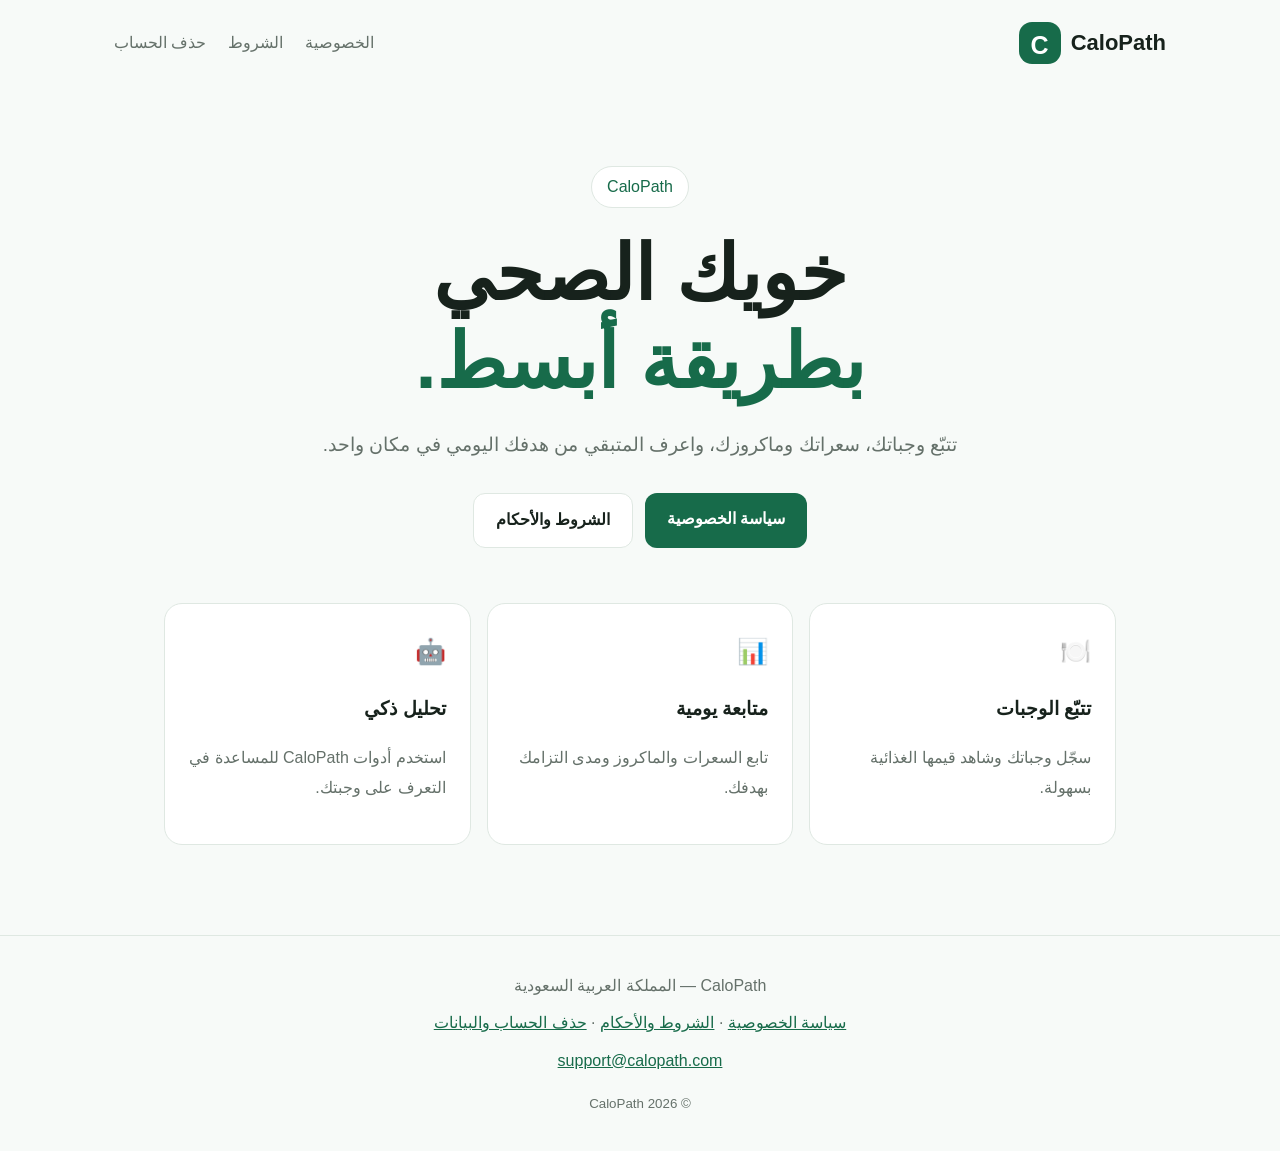
<file: index.html>
<!doctype html>
<html lang="ar" dir="rtl">
<head>
<meta charset="utf-8"><meta name="viewport" content="width=device-width,initial-scale=1">
<title>CaloPath | خويك الصحي</title>
<meta name="description" content="CaloPath يساعدك على تتبع وجباتك وسعراتك وماكروزك بطريقة بسيطة.">
<link rel="stylesheet" href="style.css">
</head>
<body>
<header><a class="brand" href="./"><span class="mark">C</span><span>CaloPath</span></a><nav><a href="privacy/">الخصوصية</a><a href="terms/">الشروط</a><a href="delete-account/">حذف الحساب</a></nav></header>
<main class="hero"><div class="pill">CaloPath</div><h1>خويك الصحي<br><span>بطريقة أبسط.</span></h1><p>تتبّع وجباتك، سعراتك وماكروزك، واعرف المتبقي من هدفك اليومي في مكان واحد.</p><div class="actions"><a class="primary" href="privacy/">سياسة الخصوصية</a><a class="secondary" href="terms/">الشروط والأحكام</a></div></main>
<section class="cards"><article><b>🍽️</b><h2>تتبّع الوجبات</h2><p>سجّل وجباتك وشاهد قيمها الغذائية بسهولة.</p></article><article><b>📊</b><h2>متابعة يومية</h2><p>تابع السعرات والماكروز ومدى التزامك بهدفك.</p></article><article><b>🤖</b><h2>تحليل ذكي</h2><p>استخدم أدوات CaloPath للمساعدة في التعرف على وجبتك.</p></article></section>
<footer><div>CaloPath — المملكة العربية السعودية</div><div><a href="privacy/">سياسة الخصوصية</a> · <a href="terms/">الشروط والأحكام</a> · <a href="delete-account/">حذف الحساب والبيانات</a></div><a href="mailto:support@calopath.com">support@calopath.com</a><small>© 2026 CaloPath</small></footer>
</body></html>
</file>
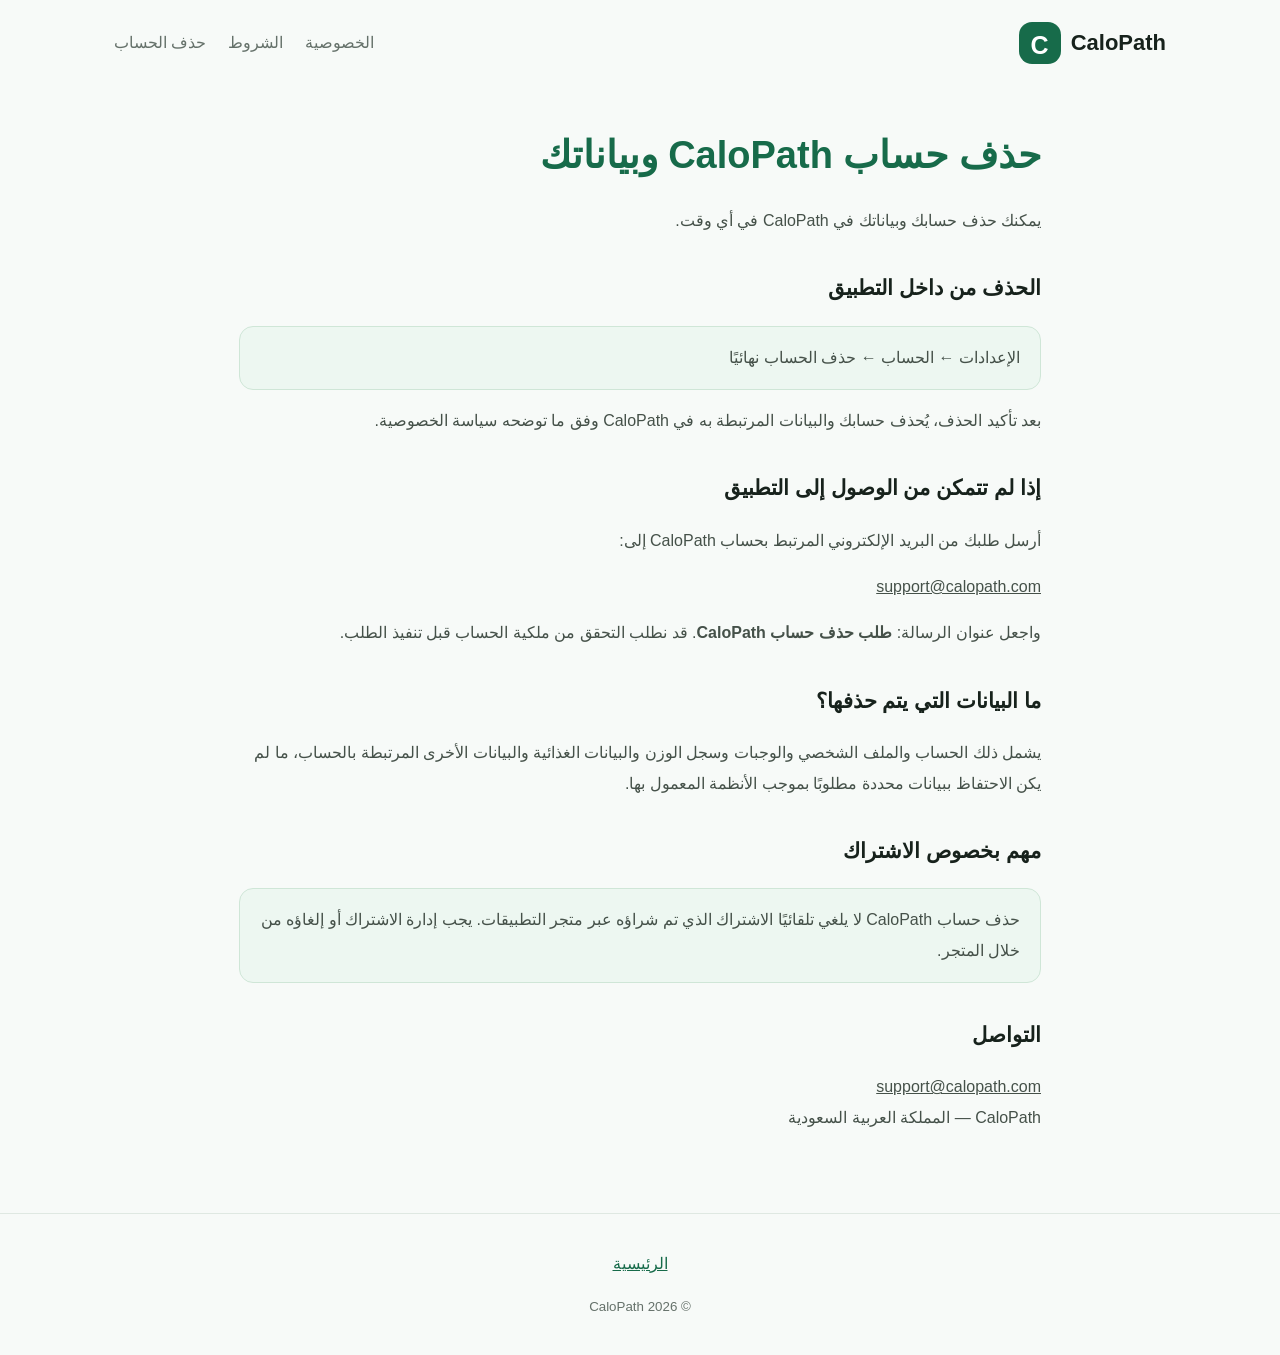
<file: delete-account/index.html>
<!doctype html><html lang="ar" dir="rtl"><head><meta charset="utf-8"><meta name="viewport" content="width=device-width,initial-scale=1"><title>حذف حساب CaloPath وبياناتك</title><link rel="stylesheet" href="../style.css"></head><body><header><a class="brand" href="../"><span class="mark">C</span><span>CaloPath</span></a><nav><a href="../privacy/">الخصوصية</a><a href="../terms/">الشروط</a><a href="../delete-account/">حذف الحساب</a></nav></header><main class="legal"><h1>حذف حساب CaloPath وبياناتك</h1><p>يمكنك حذف حسابك وبياناتك في CaloPath في أي وقت.</p><h2>الحذف من داخل التطبيق</h2><p class="notice">الإعدادات ← الحساب ← حذف الحساب نهائيًا</p><p>بعد تأكيد الحذف، يُحذف حسابك والبيانات المرتبطة به في CaloPath وفق ما توضحه سياسة الخصوصية.</p><h2>إذا لم تتمكن من الوصول إلى التطبيق</h2><p>أرسل طلبك من البريد الإلكتروني المرتبط بحساب CaloPath إلى:</p><p><a href="mailto:support@calopath.com?subject=طلب حذف حساب CaloPath">support@calopath.com</a></p><p>واجعل عنوان الرسالة: <strong>طلب حذف حساب CaloPath</strong>. قد نطلب التحقق من ملكية الحساب قبل تنفيذ الطلب.</p><h2>ما البيانات التي يتم حذفها؟</h2><p>يشمل ذلك الحساب والملف الشخصي والوجبات وسجل الوزن والبيانات الغذائية والبيانات الأخرى المرتبطة بالحساب، ما لم يكن الاحتفاظ ببيانات محددة مطلوبًا بموجب الأنظمة المعمول بها.</p><h2>مهم بخصوص الاشتراك</h2><p class="notice">حذف حساب CaloPath لا يلغي تلقائيًا الاشتراك الذي تم شراؤه عبر متجر التطبيقات. يجب إدارة الاشتراك أو إلغاؤه من خلال المتجر.</p><h2>التواصل</h2><p><a href="mailto:support@calopath.com">support@calopath.com</a><br>CaloPath — المملكة العربية السعودية</p></main><footer><a href="../">الرئيسية</a><small>© 2026 CaloPath</small></footer></body></html>
</file>
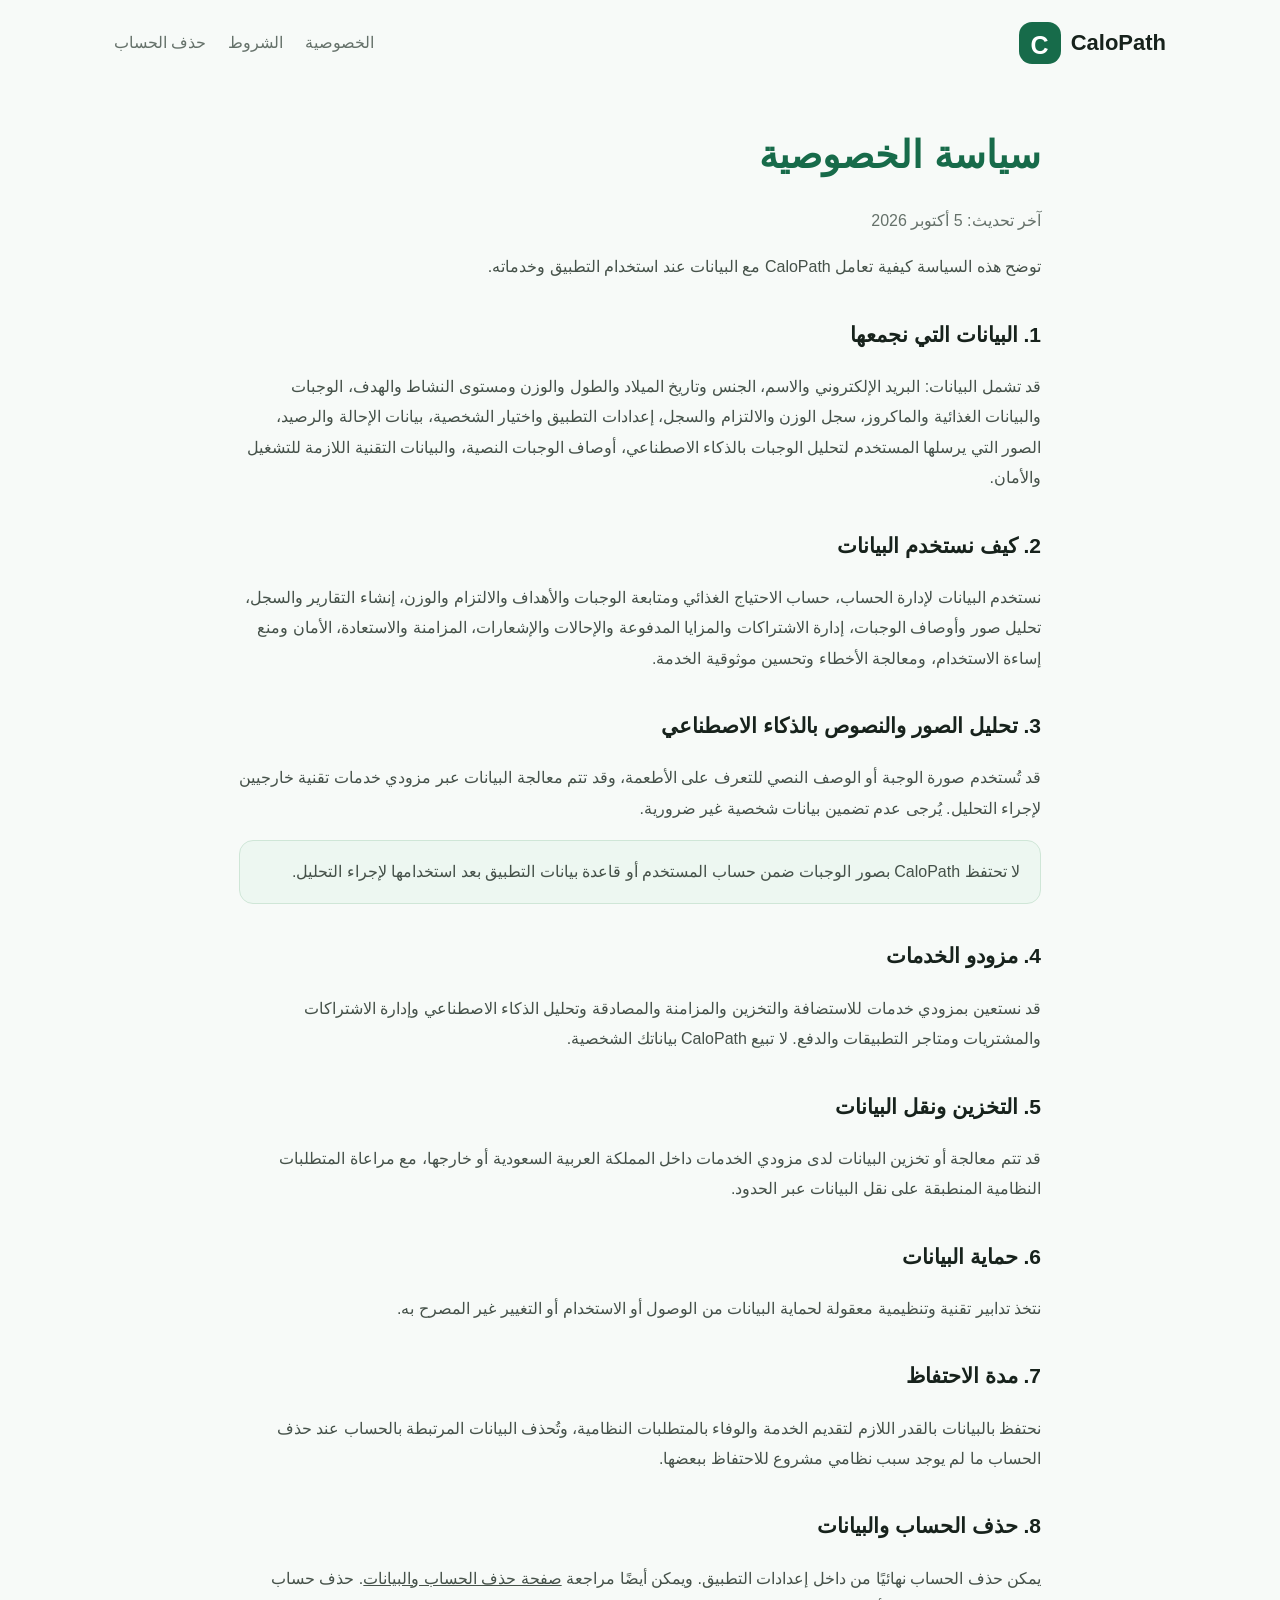
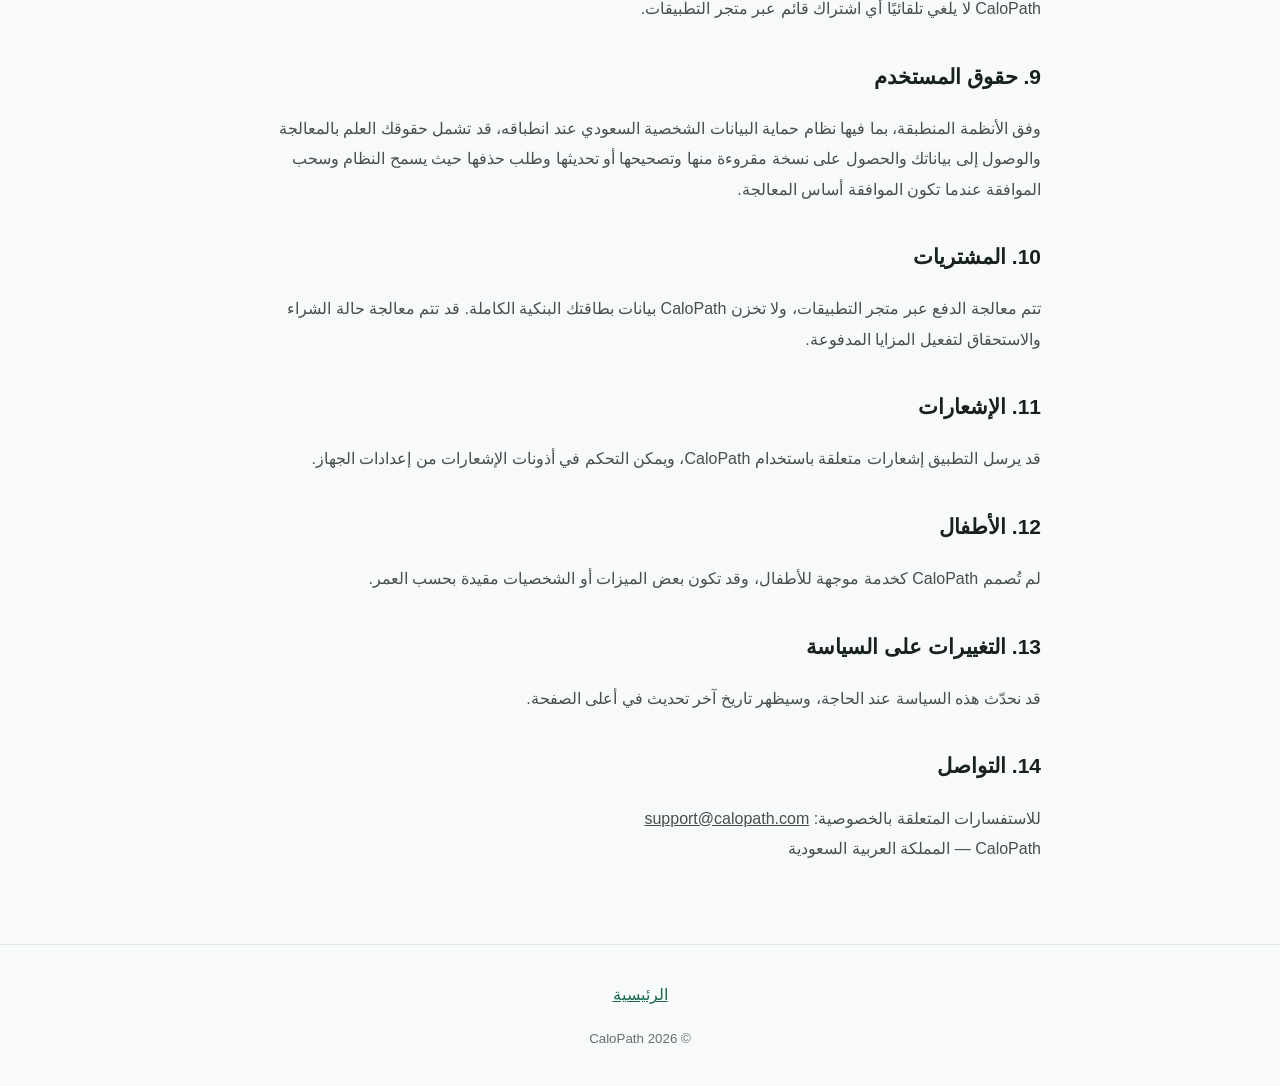
<file: privacy/index.html>
<!doctype html><html lang="ar" dir="rtl"><head><meta charset="utf-8"><meta name="viewport" content="width=device-width,initial-scale=1"><title>سياسة الخصوصية | CaloPath</title><link rel="stylesheet" href="../style.css"></head><body><header><a class="brand" href="../"><span class="mark">C</span><span>CaloPath</span></a><nav><a href="../privacy/">الخصوصية</a><a href="../terms/">الشروط</a><a href="../delete-account/">حذف الحساب</a></nav></header><main class="legal"><h1>سياسة الخصوصية</h1><p class="date">آخر تحديث: 5 أكتوبر 2026</p><p>توضح هذه السياسة كيفية تعامل CaloPath مع البيانات عند استخدام التطبيق وخدماته.</p><h2>1. البيانات التي نجمعها</h2><p>قد تشمل البيانات: البريد الإلكتروني والاسم، الجنس وتاريخ الميلاد والطول والوزن ومستوى النشاط والهدف، الوجبات والبيانات الغذائية والماكروز، سجل الوزن والالتزام والسجل، إعدادات التطبيق واختيار الشخصية، بيانات الإحالة والرصيد، الصور التي يرسلها المستخدم لتحليل الوجبات بالذكاء الاصطناعي، أوصاف الوجبات النصية، والبيانات التقنية اللازمة للتشغيل والأمان.</p><h2>2. كيف نستخدم البيانات</h2><p>نستخدم البيانات لإدارة الحساب، حساب الاحتياج الغذائي ومتابعة الوجبات والأهداف والالتزام والوزن، إنشاء التقارير والسجل، تحليل صور وأوصاف الوجبات، إدارة الاشتراكات والمزايا المدفوعة والإحالات والإشعارات، المزامنة والاستعادة، الأمان ومنع إساءة الاستخدام، ومعالجة الأخطاء وتحسين موثوقية الخدمة.</p><h2>3. تحليل الصور والنصوص بالذكاء الاصطناعي</h2><p>قد تُستخدم صورة الوجبة أو الوصف النصي للتعرف على الأطعمة، وقد تتم معالجة البيانات عبر مزودي خدمات تقنية خارجيين لإجراء التحليل. يُرجى عدم تضمين بيانات شخصية غير ضرورية.</p><p class="notice">لا تحتفظ CaloPath بصور الوجبات ضمن حساب المستخدم أو قاعدة بيانات التطبيق بعد استخدامها لإجراء التحليل.</p><h2>4. مزودو الخدمات</h2><p>قد نستعين بمزودي خدمات للاستضافة والتخزين والمزامنة والمصادقة وتحليل الذكاء الاصطناعي وإدارة الاشتراكات والمشتريات ومتاجر التطبيقات والدفع. لا تبيع CaloPath بياناتك الشخصية.</p><h2>5. التخزين ونقل البيانات</h2><p>قد تتم معالجة أو تخزين البيانات لدى مزودي الخدمات داخل المملكة العربية السعودية أو خارجها، مع مراعاة المتطلبات النظامية المنطبقة على نقل البيانات عبر الحدود.</p><h2>6. حماية البيانات</h2><p>نتخذ تدابير تقنية وتنظيمية معقولة لحماية البيانات من الوصول أو الاستخدام أو التغيير غير المصرح به.</p><h2>7. مدة الاحتفاظ</h2><p>نحتفظ بالبيانات بالقدر اللازم لتقديم الخدمة والوفاء بالمتطلبات النظامية، وتُحذف البيانات المرتبطة بالحساب عند حذف الحساب ما لم يوجد سبب نظامي مشروع للاحتفاظ ببعضها.</p><h2>8. حذف الحساب والبيانات</h2><p>يمكن حذف الحساب نهائيًا من داخل إعدادات التطبيق. ويمكن أيضًا مراجعة <a href="../delete-account/">صفحة حذف الحساب والبيانات</a>. حذف حساب CaloPath لا يلغي تلقائيًا أي اشتراك قائم عبر متجر التطبيقات.</p><h2>9. حقوق المستخدم</h2><p>وفق الأنظمة المنطبقة، بما فيها نظام حماية البيانات الشخصية السعودي عند انطباقه، قد تشمل حقوقك العلم بالمعالجة والوصول إلى بياناتك والحصول على نسخة مقروءة منها وتصحيحها أو تحديثها وطلب حذفها حيث يسمح النظام وسحب الموافقة عندما تكون الموافقة أساس المعالجة.</p><h2>10. المشتريات</h2><p>تتم معالجة الدفع عبر متجر التطبيقات، ولا تخزن CaloPath بيانات بطاقتك البنكية الكاملة. قد تتم معالجة حالة الشراء والاستحقاق لتفعيل المزايا المدفوعة.</p><h2>11. الإشعارات</h2><p>قد يرسل التطبيق إشعارات متعلقة باستخدام CaloPath، ويمكن التحكم في أذونات الإشعارات من إعدادات الجهاز.</p><h2>12. الأطفال</h2><p>لم تُصمم CaloPath كخدمة موجهة للأطفال، وقد تكون بعض الميزات أو الشخصيات مقيدة بحسب العمر.</p><h2>13. التغييرات على السياسة</h2><p>قد نحدّث هذه السياسة عند الحاجة، وسيظهر تاريخ آخر تحديث في أعلى الصفحة.</p><h2>14. التواصل</h2><p>للاستفسارات المتعلقة بالخصوصية: <a href="mailto:support@calopath.com">support@calopath.com</a><br>CaloPath — المملكة العربية السعودية</p></main><footer><a href="../">الرئيسية</a><small>© 2026 CaloPath</small></footer></body></html>
</file>
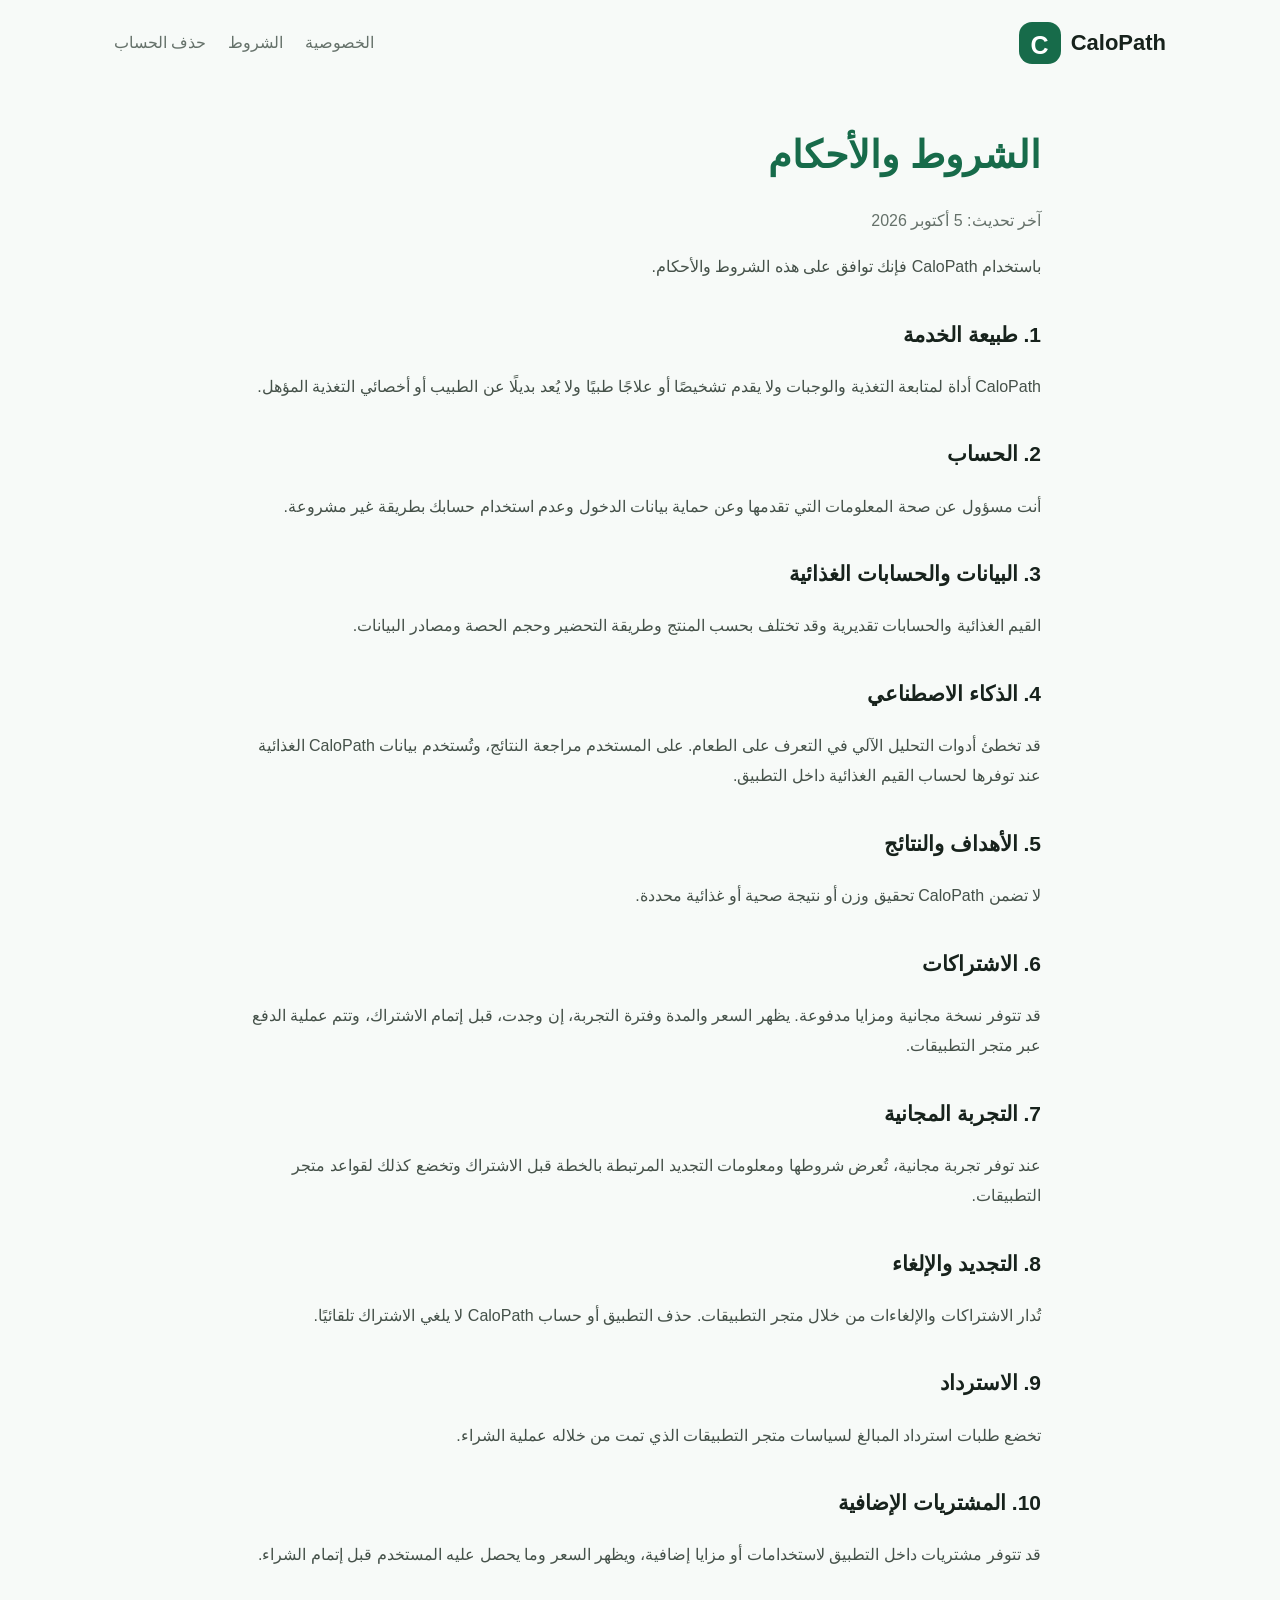
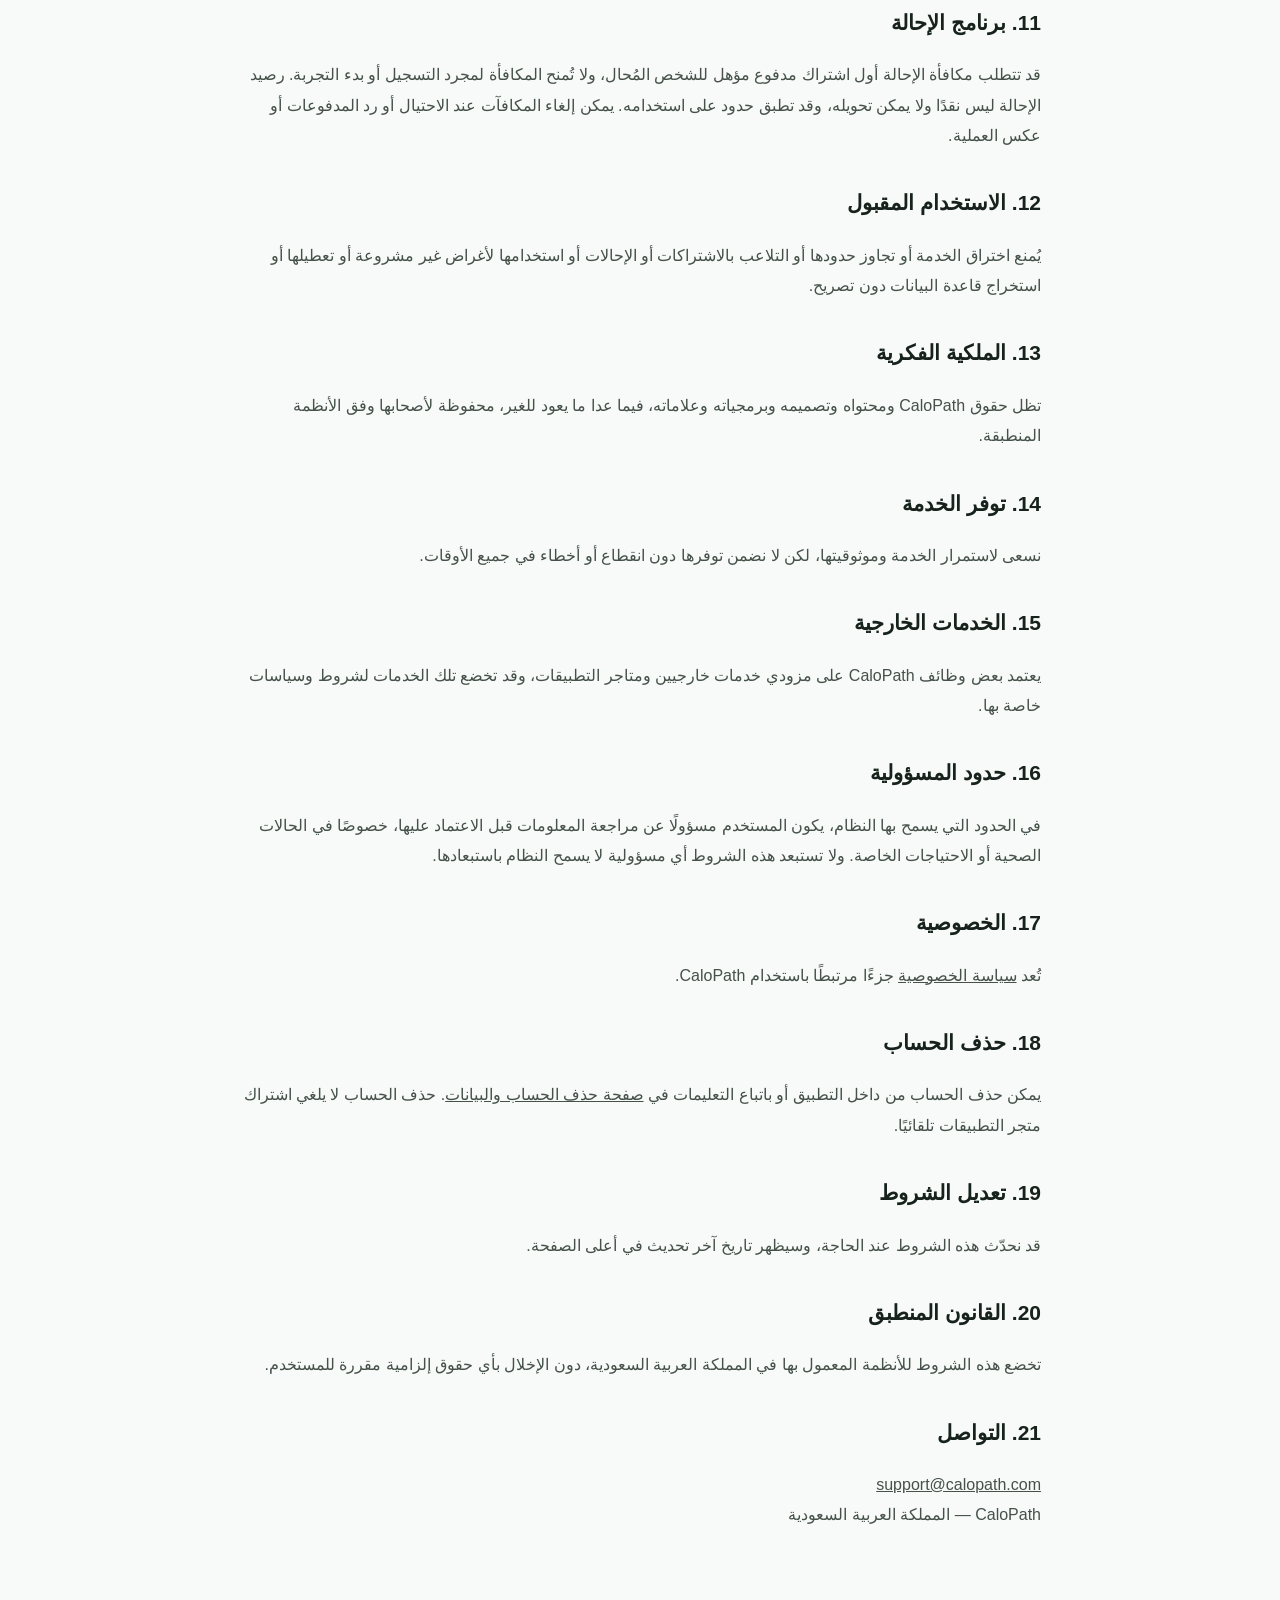
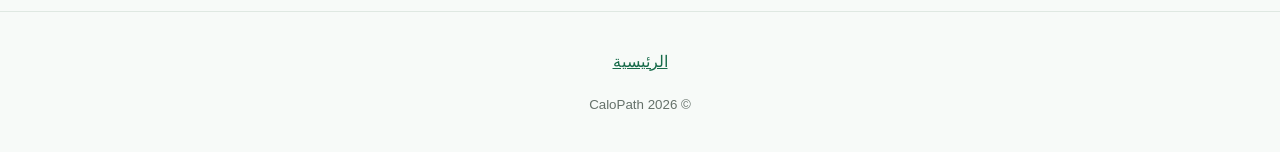
<file: terms/index.html>
<!doctype html><html lang="ar" dir="rtl"><head><meta charset="utf-8"><meta name="viewport" content="width=device-width,initial-scale=1"><title>الشروط والأحكام | CaloPath</title><link rel="stylesheet" href="../style.css"></head><body><header><a class="brand" href="../"><span class="mark">C</span><span>CaloPath</span></a><nav><a href="../privacy/">الخصوصية</a><a href="../terms/">الشروط</a><a href="../delete-account/">حذف الحساب</a></nav></header><main class="legal"><h1>الشروط والأحكام</h1><p class="date">آخر تحديث: 5 أكتوبر 2026</p><p>باستخدام CaloPath فإنك توافق على هذه الشروط والأحكام.</p><h2>1. طبيعة الخدمة</h2><p>CaloPath أداة لمتابعة التغذية والوجبات ولا يقدم تشخيصًا أو علاجًا طبيًا ولا يُعد بديلًا عن الطبيب أو أخصائي التغذية المؤهل.</p><h2>2. الحساب</h2><p>أنت مسؤول عن صحة المعلومات التي تقدمها وعن حماية بيانات الدخول وعدم استخدام حسابك بطريقة غير مشروعة.</p><h2>3. البيانات والحسابات الغذائية</h2><p>القيم الغذائية والحسابات تقديرية وقد تختلف بحسب المنتج وطريقة التحضير وحجم الحصة ومصادر البيانات.</p><h2>4. الذكاء الاصطناعي</h2><p>قد تخطئ أدوات التحليل الآلي في التعرف على الطعام. على المستخدم مراجعة النتائج، وتُستخدم بيانات CaloPath الغذائية عند توفرها لحساب القيم الغذائية داخل التطبيق.</p><h2>5. الأهداف والنتائج</h2><p>لا تضمن CaloPath تحقيق وزن أو نتيجة صحية أو غذائية محددة.</p><h2>6. الاشتراكات</h2><p>قد تتوفر نسخة مجانية ومزايا مدفوعة. يظهر السعر والمدة وفترة التجربة، إن وجدت، قبل إتمام الاشتراك، وتتم عملية الدفع عبر متجر التطبيقات.</p><h2>7. التجربة المجانية</h2><p>عند توفر تجربة مجانية، تُعرض شروطها ومعلومات التجديد المرتبطة بالخطة قبل الاشتراك وتخضع كذلك لقواعد متجر التطبيقات.</p><h2>8. التجديد والإلغاء</h2><p>تُدار الاشتراكات والإلغاءات من خلال متجر التطبيقات. حذف التطبيق أو حساب CaloPath لا يلغي الاشتراك تلقائيًا.</p><h2>9. الاسترداد</h2><p>تخضع طلبات استرداد المبالغ لسياسات متجر التطبيقات الذي تمت من خلاله عملية الشراء.</p><h2>10. المشتريات الإضافية</h2><p>قد تتوفر مشتريات داخل التطبيق لاستخدامات أو مزايا إضافية، ويظهر السعر وما يحصل عليه المستخدم قبل إتمام الشراء.</p><h2>11. برنامج الإحالة</h2><p>قد تتطلب مكافأة الإحالة أول اشتراك مدفوع مؤهل للشخص المُحال، ولا تُمنح المكافأة لمجرد التسجيل أو بدء التجربة. رصيد الإحالة ليس نقدًا ولا يمكن تحويله، وقد تطبق حدود على استخدامه. يمكن إلغاء المكافآت عند الاحتيال أو رد المدفوعات أو عكس العملية.</p><h2>12. الاستخدام المقبول</h2><p>يُمنع اختراق الخدمة أو تجاوز حدودها أو التلاعب بالاشتراكات أو الإحالات أو استخدامها لأغراض غير مشروعة أو تعطيلها أو استخراج قاعدة البيانات دون تصريح.</p><h2>13. الملكية الفكرية</h2><p>تظل حقوق CaloPath ومحتواه وتصميمه وبرمجياته وعلاماته، فيما عدا ما يعود للغير، محفوظة لأصحابها وفق الأنظمة المنطبقة.</p><h2>14. توفر الخدمة</h2><p>نسعى لاستمرار الخدمة وموثوقيتها، لكن لا نضمن توفرها دون انقطاع أو أخطاء في جميع الأوقات.</p><h2>15. الخدمات الخارجية</h2><p>يعتمد بعض وظائف CaloPath على مزودي خدمات خارجيين ومتاجر التطبيقات، وقد تخضع تلك الخدمات لشروط وسياسات خاصة بها.</p><h2>16. حدود المسؤولية</h2><p>في الحدود التي يسمح بها النظام، يكون المستخدم مسؤولًا عن مراجعة المعلومات قبل الاعتماد عليها، خصوصًا في الحالات الصحية أو الاحتياجات الخاصة. ولا تستبعد هذه الشروط أي مسؤولية لا يسمح النظام باستبعادها.</p><h2>17. الخصوصية</h2><p>تُعد <a href="../privacy/">سياسة الخصوصية</a> جزءًا مرتبطًا باستخدام CaloPath.</p><h2>18. حذف الحساب</h2><p>يمكن حذف الحساب من داخل التطبيق أو باتباع التعليمات في <a href="../delete-account/">صفحة حذف الحساب والبيانات</a>. حذف الحساب لا يلغي اشتراك متجر التطبيقات تلقائيًا.</p><h2>19. تعديل الشروط</h2><p>قد نحدّث هذه الشروط عند الحاجة، وسيظهر تاريخ آخر تحديث في أعلى الصفحة.</p><h2>20. القانون المنطبق</h2><p>تخضع هذه الشروط للأنظمة المعمول بها في المملكة العربية السعودية، دون الإخلال بأي حقوق إلزامية مقررة للمستخدم.</p><h2>21. التواصل</h2><p><a href="mailto:support@calopath.com">support@calopath.com</a><br>CaloPath — المملكة العربية السعودية</p></main><footer><a href="../">الرئيسية</a><small>© 2026 CaloPath</small></footer></body></html>
</file>
<file: style.css>
:root{--green:#176b4a;--bright:#70c94c;--ink:#17221c;--muted:#65716a;--bg:#f7faf8;--line:#dfe8e2}*{box-sizing:border-box}body{margin:0;font-family:Tahoma,Arial,sans-serif;background:var(--bg);color:var(--ink);line-height:1.9}a{color:inherit}header{max-width:1100px;margin:auto;padding:22px 24px;display:flex;justify-content:space-between;align-items:center;gap:25px}.brand{display:flex;align-items:center;gap:10px;text-decoration:none;font-size:22px;font-weight:700;direction:ltr}.mark{width:42px;height:42px;border-radius:13px;background:var(--green);color:white;display:grid;place-items:center;font-size:25px}nav{display:flex;gap:22px;flex-wrap:wrap}nav a{text-decoration:none;color:var(--muted)}.hero{max-width:900px;margin:80px auto 55px;padding:0 24px;text-align:center}.pill{display:inline-block;padding:5px 15px;border:1px solid var(--line);border-radius:999px;color:var(--green);background:white}.hero h1{font-size:clamp(42px,7vw,76px);line-height:1.15;margin:22px 0}.hero h1 span{color:var(--green)}.hero p{max-width:670px;margin:0 auto;color:var(--muted);font-size:19px}.actions{margin-top:30px;display:flex;gap:12px;justify-content:center;flex-wrap:wrap}.actions a{padding:11px 22px;border-radius:12px;text-decoration:none;font-weight:700}.primary{background:var(--green);color:white}.secondary{background:white;border:1px solid var(--line)}.cards{max-width:1000px;margin:0 auto 90px;padding:0 24px;display:grid;grid-template-columns:repeat(3,1fr);gap:16px}.cards article{background:white;border:1px solid var(--line);border-radius:18px;padding:24px}.cards b{font-size:25px}.cards h2{font-size:19px}.cards p{color:var(--muted)}.legal{max-width:850px;margin:45px auto 80px;padding:0 24px}.legal h1{font-size:38px;color:var(--green);line-height:1.3}.legal h2{margin-top:32px;font-size:21px}.legal p,.legal li{color:#455149}.legal .date{color:var(--muted)}.notice{background:#edf7f1;border:1px solid #cfe6d7;border-radius:14px;padding:16px 20px}footer{border-top:1px solid var(--line);padding:35px 24px;text-align:center;color:var(--muted);display:grid;gap:7px}footer a{color:var(--green)}footer small{margin-top:8px}@media(max-width:700px){header{align-items:flex-start;flex-direction:column}.cards{grid-template-columns:1fr}.hero{margin-top:45px}nav{gap:14px}.legal h1{font-size:31px}}
</file>
